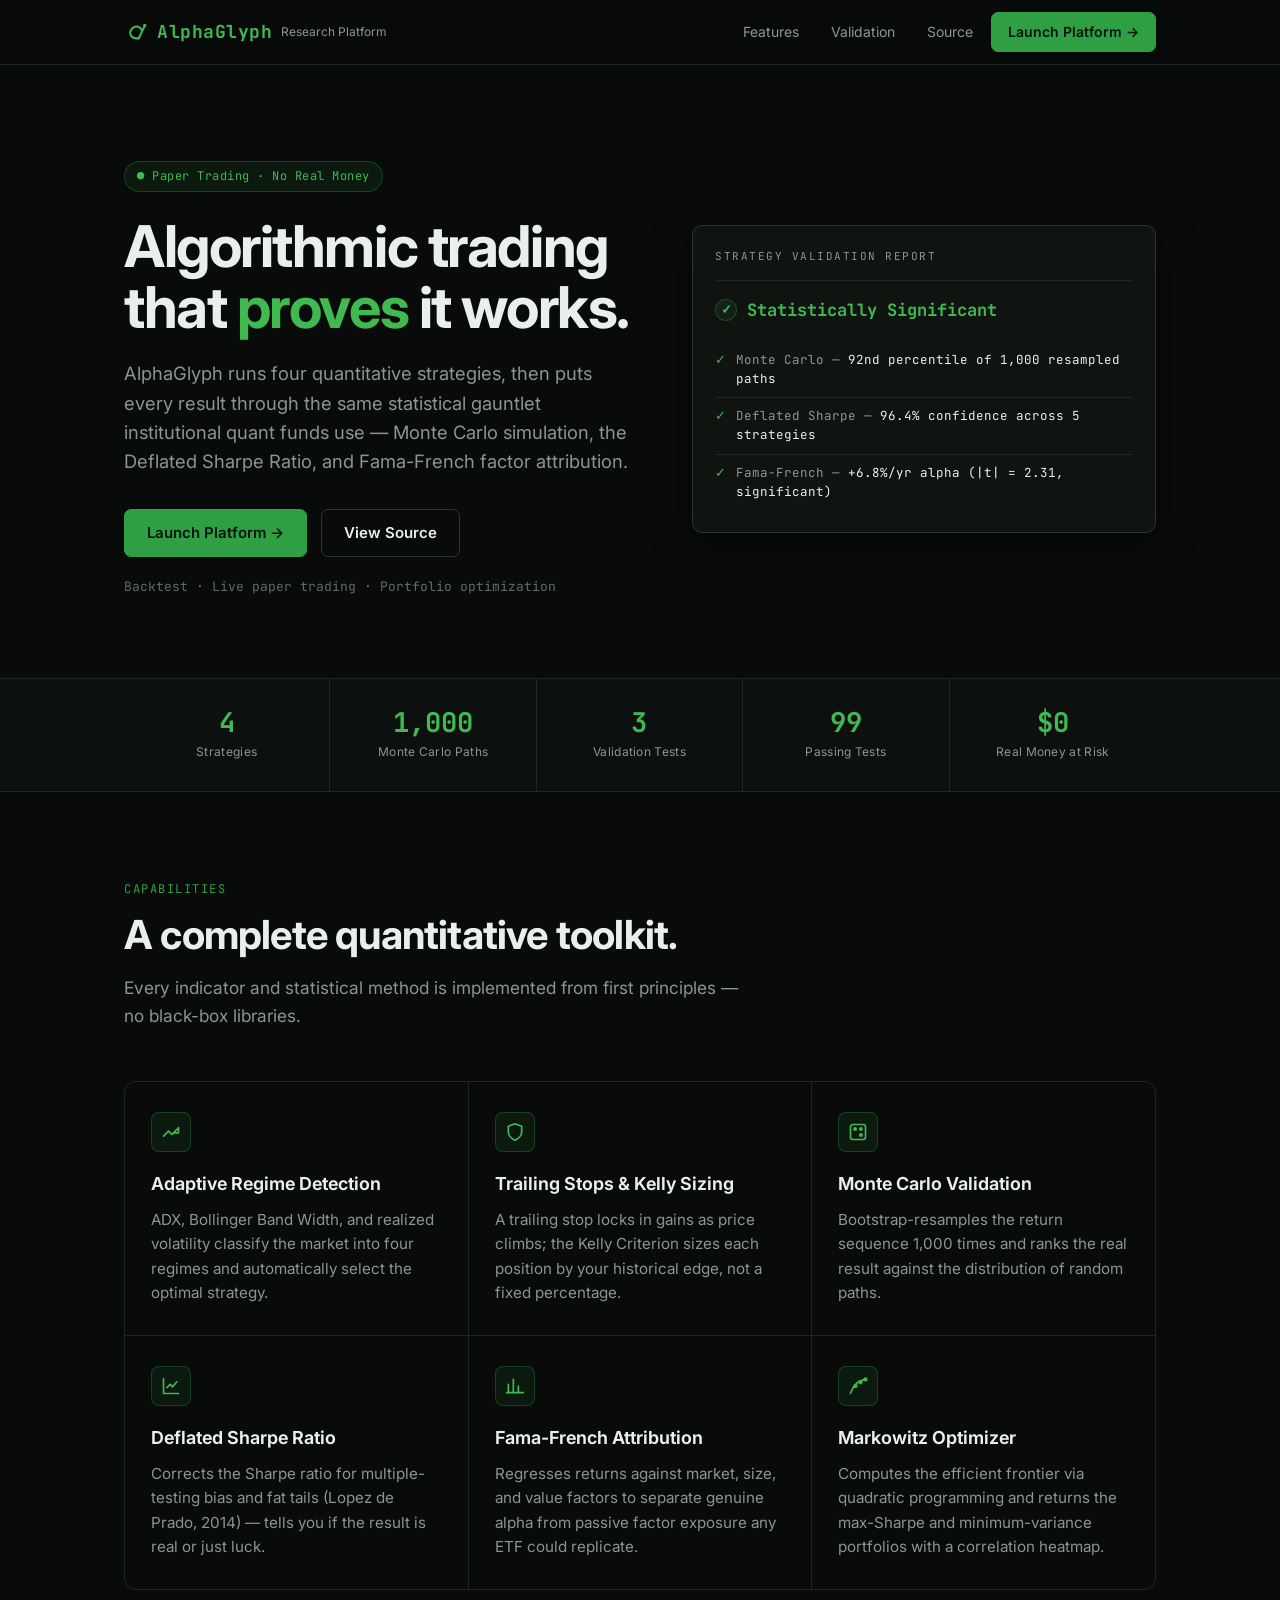
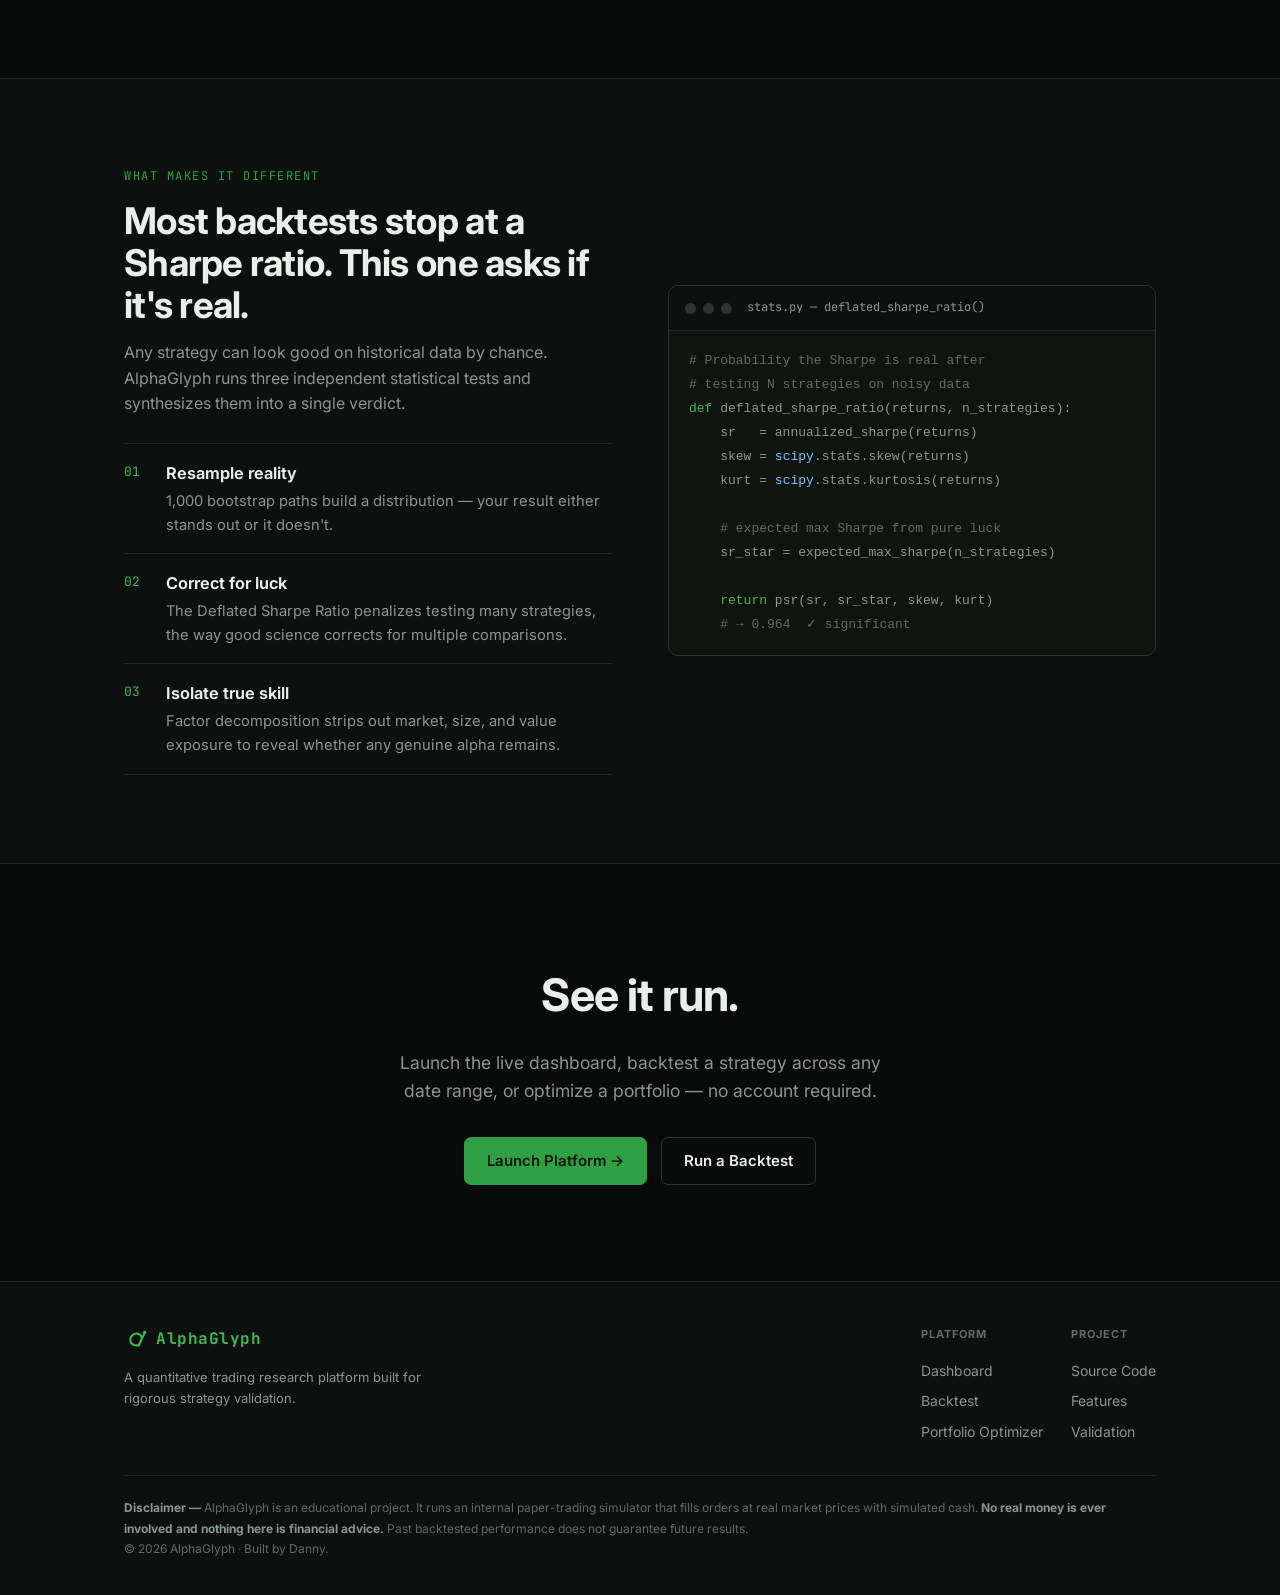
<file: frontend/index.html>
<!DOCTYPE html>
<html lang="en">
<head>
  <meta charset="UTF-8">
  <meta name="viewport" content="width=device-width, initial-scale=1.0">
  <title>AlphaGlyph — Quantitative Trading Research Platform</title>
  <meta name="description" content="An algorithmic paper-trading platform that validates every result with Monte Carlo simulation, the Deflated Sharpe Ratio, and Fama-French factor analysis — the same methods used by institutional quant funds.">
  <link rel="preconnect" href="https://fonts.googleapis.com">
  <link rel="preconnect" href="https://fonts.gstatic.com" crossorigin>
  <link rel="stylesheet" href="https://fonts.googleapis.com/css2?family=Inter:wght@400;500;600;700&family=JetBrains+Mono:wght@400;600;700&display=swap">
  <link rel="icon" type="image/svg+xml" href="favicon.svg">
  <link rel="stylesheet" href="landing.css">
</head>
<body>

  <!-- ── Navbar ─────────────────────────────────────────────────────────── -->
  <nav class="lp-nav">
    <div class="lp-nav-inner">
      <a href="index.html" class="lp-brand">
        <svg class="brand-logo" viewBox="0 0 24 24" fill="none" aria-hidden="true">
          <!-- Alpha Glyph — α whose tail breaks out like a price path -->
          <path d="M18.1 11.3 C17.6 8.2 14.6 5.9 11.2 6.7 C7.4 7.6 5.3 11.6 6.6 14.8 C7.9 18 12.2 19.3 15.2 17.7" stroke="currentColor" stroke-width="2.1" stroke-linecap="round"/>
          <path d="M14.6 18.6 L20.2 6.9" stroke="currentColor" stroke-width="2.1" stroke-linecap="round"/>
          <circle cx="20.7" cy="5.4" r="1.7" fill="currentColor"/>
        </svg>
        <span class="lp-brand-mark">AlphaGlyph</span>
        <span class="lp-brand-sub">Research Platform</span>
      </a>
      <div class="lp-nav-links">
        <a href="#features"   class="lp-nav-link">Features</a>
        <a href="#validation" class="lp-nav-link">Validation</a>
        <a href="https://github.com/Danny-397/alphaglyph" class="lp-nav-link" target="_blank" rel="noopener">Source</a>
        <a href="dashboard.html" class="btn btn-primary btn-sm lp-nav-link">Launch Platform →</a>
      </div>
    </div>
  </nav>

  <!-- ── Hero ───────────────────────────────────────────────────────────── -->
  <header class="hero">
    <div class="container hero-grid">
      <div>
        <span class="hero-eyebrow">● Paper Trading · No Real Money</span>
        <h1>Algorithmic trading that <span class="accent">proves</span> it works.</h1>
        <p class="hero-sub">
          AlphaGlyph runs four quantitative strategies, then puts every result through the
          same statistical gauntlet institutional quant funds use — Monte Carlo simulation,
          the Deflated Sharpe Ratio, and Fama-French factor attribution.
        </p>
        <div class="hero-cta">
          <a href="dashboard.html" class="btn btn-primary">Launch Platform →</a>
          <a href="https://github.com/Danny-397/alphaglyph" class="btn btn-ghost" target="_blank" rel="noopener">View Source</a>
        </div>
        <p class="hero-note">Backtest · Live paper trading · Portfolio optimization</p>
      </div>

      <!-- Real product feature rendered as the hero visual -->
      <div class="verdict">
        <div class="verdict-top">Strategy Validation Report</div>
        <div class="verdict-headline">
          <span class="tick">✓</span> Statistically Significant
        </div>
        <div class="verdict-row">
          <span class="ck">✓</span>
          <span><span class="lbl">Monte Carlo —</span> <span class="val">92nd percentile</span> of 1,000 resampled paths</span>
        </div>
        <div class="verdict-row">
          <span class="ck">✓</span>
          <span><span class="lbl">Deflated Sharpe —</span> <span class="val">96.4% confidence</span> across 5 strategies</span>
        </div>
        <div class="verdict-row">
          <span class="ck">✓</span>
          <span><span class="lbl">Fama-French —</span> <span class="val">+6.8%/yr alpha</span> (|t| = 2.31, significant)</span>
        </div>
      </div>
    </div>
  </header>

  <!-- ── Stat strip ─────────────────────────────────────────────────────── -->
  <section class="stats">
    <div class="stats-inner">
      <div class="stat"><div class="stat-num">4</div><div class="stat-lbl">Strategies</div></div>
      <div class="stat"><div class="stat-num">1,000</div><div class="stat-lbl">Monte Carlo Paths</div></div>
      <div class="stat"><div class="stat-num">3</div><div class="stat-lbl">Validation Tests</div></div>
      <div class="stat"><div class="stat-num">99</div><div class="stat-lbl">Passing Tests</div></div>
      <div class="stat"><div class="stat-num">$0</div><div class="stat-lbl">Real Money at Risk</div></div>
    </div>
  </section>

  <!-- ── Features ───────────────────────────────────────────────────────── -->
  <section class="section" id="features">
    <div class="container">
      <div class="section-head">
        <div class="section-tag">Capabilities</div>
        <h2>A complete quantitative toolkit.</h2>
        <p>Every indicator and statistical method is implemented from first principles — no black-box libraries.</p>
      </div>

      <div class="features">
        <!-- Regime detection -->
        <div class="feature">
          <div class="feature-icon">
            <svg viewBox="0 0 24 24" fill="none" stroke="currentColor" stroke-width="2" stroke-linecap="round" stroke-linejoin="round"><path d="M3 17l6-6 4 4 8-8"/><path d="M21 7v6h-6"/></svg>
          </div>
          <h3>Adaptive Regime Detection</h3>
          <p>ADX, Bollinger Band Width, and realized volatility classify the market into four regimes and automatically select the optimal strategy.</p>
        </div>

        <!-- Risk management -->
        <div class="feature">
          <div class="feature-icon">
            <svg viewBox="0 0 24 24" fill="none" stroke="currentColor" stroke-width="2" stroke-linecap="round" stroke-linejoin="round"><path d="M12 22s8-4 8-10V5l-8-3-8 3v7c0 6 8 10 8 10z"/></svg>
          </div>
          <h3>Trailing Stops &amp; Kelly Sizing</h3>
          <p>A trailing stop locks in gains as price climbs; the Kelly Criterion sizes each position by your historical edge, not a fixed percentage.</p>
        </div>

        <!-- Monte Carlo -->
        <div class="feature">
          <div class="feature-icon">
            <svg viewBox="0 0 24 24" fill="none" stroke="currentColor" stroke-width="2" stroke-linecap="round" stroke-linejoin="round"><rect x="3" y="3" width="18" height="18" rx="3"/><circle cx="8.5" cy="8.5" r="1.4" fill="currentColor"/><circle cx="15.5" cy="15.5" r="1.4" fill="currentColor"/><circle cx="15.5" cy="8.5" r="1.4" fill="currentColor"/></svg>
          </div>
          <h3>Monte Carlo Validation</h3>
          <p>Bootstrap-resamples the return sequence 1,000 times and ranks the real result against the distribution of random paths.</p>
        </div>

        <!-- Deflated Sharpe -->
        <div class="feature">
          <div class="feature-icon">
            <svg viewBox="0 0 24 24" fill="none" stroke="currentColor" stroke-width="2" stroke-linecap="round" stroke-linejoin="round"><path d="M3 3v18h18"/><path d="M7 14l4-4 3 3 5-6"/></svg>
          </div>
          <h3>Deflated Sharpe Ratio</h3>
          <p>Corrects the Sharpe ratio for multiple-testing bias and fat tails (Lopez de Prado, 2014) — tells you if the result is real or just luck.</p>
        </div>

        <!-- Fama-French -->
        <div class="feature">
          <div class="feature-icon">
            <svg viewBox="0 0 24 24" fill="none" stroke="currentColor" stroke-width="2" stroke-linecap="round" stroke-linejoin="round"><path d="M4 20V10M10 20V4M16 20v-8M22 20H2"/></svg>
          </div>
          <h3>Fama-French Attribution</h3>
          <p>Regresses returns against market, size, and value factors to separate genuine alpha from passive factor exposure any ETF could replicate.</p>
        </div>

        <!-- Markowitz -->
        <div class="feature">
          <div class="feature-icon">
            <svg viewBox="0 0 24 24" fill="none" stroke="currentColor" stroke-width="2" stroke-linecap="round" stroke-linejoin="round"><path d="M3 21C7 9 12 6 21 4"/><circle cx="21" cy="4" r="1.6" fill="currentColor"/><circle cx="9" cy="12" r="1.6" fill="currentColor"/><circle cx="15" cy="7.5" r="1.6" fill="currentColor"/></svg>
          </div>
          <h3>Markowitz Optimizer</h3>
          <p>Computes the efficient frontier via quadratic programming and returns the max-Sharpe and minimum-variance portfolios with a correlation heatmap.</p>
        </div>
      </div>
    </div>
  </section>

  <!-- ── Validation / differentiator ────────────────────────────────────── -->
  <section class="section section-alt" id="validation">
    <div class="container split">
      <div>
        <div class="section-tag">What makes it different</div>
        <h2 style="font-size:clamp(1.7rem,3vw,2.3rem);font-weight:700;letter-spacing:-0.02em;line-height:1.14;">
          Most backtests stop at a Sharpe ratio. This one asks if it's real.
        </h2>
        <p style="color:var(--muted);margin-top:14px;">
          Any strategy can look good on historical data by chance. AlphaGlyph runs three
          independent statistical tests and synthesizes them into a single verdict.
        </p>
        <ul class="split-list">
          <li>
            <span class="n">01</span>
            <div>
              <h4>Resample reality</h4>
              <p>1,000 bootstrap paths build a distribution — your result either stands out or it doesn't.</p>
            </div>
          </li>
          <li>
            <span class="n">02</span>
            <div>
              <h4>Correct for luck</h4>
              <p>The Deflated Sharpe Ratio penalizes testing many strategies, the way good science corrects for multiple comparisons.</p>
            </div>
          </li>
          <li>
            <span class="n">03</span>
            <div>
              <h4>Isolate true skill</h4>
              <p>Factor decomposition strips out market, size, and value exposure to reveal whether any genuine alpha remains.</p>
            </div>
          </li>
        </ul>
      </div>

      <div class="code-panel">
        <div class="code-bar">
          <span class="code-dot"></span><span class="code-dot"></span><span class="code-dot"></span>
          <span class="code-title">stats.py — deflated_sharpe_ratio()</span>
        </div>
        <pre class="code-body"><span class="c"># Probability the Sharpe is real after</span>
<span class="c"># testing N strategies on noisy data</span>
<span class="k">def</span> deflated_sharpe_ratio(returns, n_strategies):
    sr   = annualized_sharpe(returns)
    skew = <span class="n">scipy</span>.stats.skew(returns)
    kurt = <span class="n">scipy</span>.stats.kurtosis(returns)

    <span class="c"># expected max Sharpe from pure luck</span>
    sr_star = expected_max_sharpe(n_strategies)

    <span class="k">return</span> psr(sr, sr_star, skew, kurt)
    <span class="c"># → 0.964  ✓ significant</span></pre>
      </div>
    </div>
  </section>

  <!-- ── CTA ────────────────────────────────────────────────────────────── -->
  <section class="cta">
    <div class="container">
      <h2>See it run.</h2>
      <p>Launch the live dashboard, backtest a strategy across any date range, or optimize a portfolio — no account required.</p>
      <div class="cta-btns">
        <a href="dashboard.html" class="btn btn-primary">Launch Platform →</a>
        <a href="backtest.html" class="btn btn-ghost">Run a Backtest</a>
      </div>
    </div>
  </section>

  <!-- ── Footer ─────────────────────────────────────────────────────────── -->
  <footer class="lp-footer">
    <div class="container">
      <div class="footer-grid">
        <div class="footer-brand">
          <span style="display:inline-flex;align-items:center;gap:8px;">
            <svg class="brand-logo" viewBox="0 0 24 24" fill="none" aria-hidden="true">
              <path d="M18.1 11.3 C17.6 8.2 14.6 5.9 11.2 6.7 C7.4 7.6 5.3 11.6 6.6 14.8 C7.9 18 12.2 19.3 15.2 17.7" stroke="currentColor" stroke-width="2.1" stroke-linecap="round"/>
              <path d="M14.6 18.6 L20.2 6.9" stroke="currentColor" stroke-width="2.1" stroke-linecap="round"/>
              <circle cx="20.7" cy="5.4" r="1.7" fill="currentColor"/>
            </svg>
            <span class="lp-brand-mark">AlphaGlyph</span>
          </span>
          <p class="footer-tagline">A quantitative trading research platform built for rigorous strategy validation.</p>
        </div>
        <div class="footer-links">
          <div class="footer-col">
            <h5>Platform</h5>
            <a href="dashboard.html">Dashboard</a>
            <a href="backtest.html">Backtest</a>
            <a href="portfolio.html">Portfolio Optimizer</a>
          </div>
          <div class="footer-col">
            <h5>Project</h5>
            <a href="https://github.com/Danny-397/alphaglyph" target="_blank" rel="noopener">Source Code</a>
            <a href="#features">Features</a>
            <a href="#validation">Validation</a>
          </div>
        </div>
      </div>
      <div class="disclaimer">
        <strong>Disclaimer —</strong> AlphaGlyph is an educational project. It runs an internal
        paper-trading simulator that fills orders at real market prices with simulated cash.
        <strong>No real money is ever involved and nothing here is financial advice.</strong>
        Past backtested performance does not guarantee future results.
        <br>© 2026 AlphaGlyph · Built by Danny.
      </div>
    </div>
  </footer>

</body>
</html>
</file>
<file: frontend/landing.css>
/* ══════════════════════════════════════════════════════════════════════════
   AlphaGlyph — Landing Page
   Green-on-black · flat · professional · zero glassmorphism
   Deliberately distinct from the dashboard's blue palette.
   ══════════════════════════════════════════════════════════════════════════ */

:root {
  --bg:        #080b0a;   /* near-black with a faint green undertone */
  --bg-alt:    #0c100e;   /* alternating section background */
  --surface:   #11161300; /* (unused alpha guard) */
  --card:      #0f1411;
  --border:    #1e2723;
  --border-lt: #2a352f;
  --text:      #e9efeb;
  --muted:     #8a978f;
  --faint:     #5f6b64;

  --green:      #2ea043;   /* primary accent — financial green */
  --green-br:   #3fb950;   /* brighter highlight / hover */
  --green-dim:  rgba(46,160,67,0.10);
  --green-line: rgba(46,160,67,0.30);

  --font-ui:   'Inter', system-ui, -apple-system, sans-serif;
  --font-mono: 'JetBrains Mono', 'Fira Code', monospace;
  --maxw:      1080px;
}

*, *::before, *::after { box-sizing: border-box; margin: 0; padding: 0; }

html { scroll-behavior: smooth; }

body {
  background: var(--bg);
  color: var(--text);
  font-family: var(--font-ui);
  font-size: 16px;
  line-height: 1.6;
  -webkit-font-smoothing: antialiased;
}

a { color: inherit; text-decoration: none; }

::selection { background: var(--green-dim); color: var(--green-br); }

/* ── Container ───────────────────────────────────────────────────────────── */
.container { max-width: var(--maxw); margin: 0 auto; padding: 0 24px; }

/* ── Navbar ──────────────────────────────────────────────────────────────── */
.lp-nav {
  position: sticky;
  top: 0;
  z-index: 50;
  background: rgba(8, 11, 10, 0.92);
  border-bottom: 1px solid var(--border);
}
.lp-nav-inner {
  max-width: var(--maxw);
  margin: 0 auto;
  padding: 0 24px;
  height: 64px;
  display: flex;
  align-items: center;
  gap: 28px;
}
.lp-brand { display: flex; align-items: center; gap: 9px; }
.brand-logo { width: 24px; height: 24px; color: var(--green-br); flex-shrink: 0; }
.lp-brand-mark {
  font-family: var(--font-mono);
  font-size: 18px;
  font-weight: 700;
  color: var(--green-br);
  letter-spacing: 0.5px;
}
.lp-brand-sub { font-size: 12px; color: var(--muted); }

.lp-nav-links { display: flex; gap: 4px; margin-left: auto; align-items: center; }
.lp-nav-link {
  padding: 7px 14px;
  font-size: 14px;
  color: var(--muted);
  border-radius: 6px;
  transition: color .15s, background .15s;
}
.lp-nav-link:hover { color: var(--text); background: var(--bg-alt); }

/* ── Buttons ─────────────────────────────────────────────────────────────── */
.btn {
  display: inline-flex;
  align-items: center;
  justify-content: center;
  gap: 8px;
  font-family: var(--font-ui);
  font-size: 15px;
  font-weight: 600;
  padding: 11px 22px;
  border-radius: 7px;
  border: 1px solid transparent;
  cursor: pointer;
  transition: background .15s, border-color .15s, color .15s, transform .05s;
  white-space: nowrap;
}
.btn:active { transform: translateY(1px); }

.btn-primary {
  background: var(--green);
  color: #04140a;
  border-color: var(--green);
}
.btn-primary:hover { background: var(--green-br); border-color: var(--green-br); }

.btn-ghost {
  background: transparent;
  color: var(--text);
  border-color: var(--border-lt);
}
.btn-ghost:hover { border-color: var(--green-line); color: var(--green-br); }

.btn-sm { padding: 8px 16px; font-size: 14px; }

/* ── Hero ────────────────────────────────────────────────────────────────── */
.hero {
  padding: 96px 0 80px;
  border-bottom: 1px solid var(--border);
}
.hero-grid {
  display: grid;
  grid-template-columns: 1.05fr 0.95fr;
  gap: 56px;
  align-items: center;
}
.hero-eyebrow {
  display: inline-flex;
  align-items: center;
  gap: 8px;
  font-family: var(--font-mono);
  font-size: 12px;
  letter-spacing: 0.5px;
  color: var(--green-br);
  background: var(--green-dim);
  border: 1px solid var(--green-line);
  padding: 5px 12px;
  border-radius: 20px;
  margin-bottom: 24px;
}
.hero h1 {
  font-size: clamp(2.3rem, 4.6vw, 3.6rem);
  line-height: 1.05;
  font-weight: 700;
  letter-spacing: -0.025em;
  margin-bottom: 22px;
}
.hero h1 .accent { color: var(--green-br); }
.hero-sub {
  font-size: 1.15rem;
  color: var(--muted);
  max-width: 560px;
  margin-bottom: 32px;
}
.hero-cta { display: flex; gap: 14px; flex-wrap: wrap; margin-bottom: 20px; }
.hero-note { font-size: 13px; color: var(--faint); font-family: var(--font-mono); }

/* Hero verdict card — a real product screenshot rendered in markup */
.verdict {
  background: var(--card);
  border: 1px solid var(--border-lt);
  border-radius: 10px;
  padding: 22px;
  font-family: var(--font-mono);
  box-shadow: 0 12px 40px rgba(0,0,0,0.45);
}
.verdict-top {
  font-size: 11px;
  letter-spacing: 1.5px;
  color: var(--muted);
  text-transform: uppercase;
  padding-bottom: 14px;
  margin-bottom: 16px;
  border-bottom: 1px solid var(--border);
}
.verdict-headline {
  font-size: 17px;
  font-weight: 700;
  color: var(--green-br);
  margin-bottom: 18px;
  display: flex;
  align-items: center;
  gap: 10px;
}
.verdict-headline .tick {
  width: 22px; height: 22px;
  border-radius: 50%;
  background: var(--green-dim);
  border: 1px solid var(--green-line);
  display: inline-flex;
  align-items: center;
  justify-content: center;
  color: var(--green-br);
  font-size: 13px;
  flex-shrink: 0;
}
.verdict-row {
  display: flex;
  align-items: flex-start;
  gap: 10px;
  font-size: 12.5px;
  color: var(--text);
  padding: 9px 0;
  border-bottom: 1px solid var(--border);
  line-height: 1.5;
}
.verdict-row:last-child { border-bottom: none; }
.verdict-row .ck { color: var(--green-br); flex-shrink: 0; }
.verdict-row .lbl { color: var(--muted); }
.verdict-row .val { color: var(--text); }

/* ── Stat strip ──────────────────────────────────────────────────────────── */
.stats {
  border-bottom: 1px solid var(--border);
  background: var(--bg-alt);
}
.stats-inner {
  max-width: var(--maxw);
  margin: 0 auto;
  padding: 0 24px;
  display: grid;
  grid-template-columns: repeat(5, 1fr);
}
.stat {
  padding: 30px 16px;
  text-align: center;
  border-right: 1px solid var(--border);
}
.stat:last-child { border-right: none; }
.stat-num {
  font-family: var(--font-mono);
  font-size: 1.7rem;
  font-weight: 700;
  color: var(--green-br);
  line-height: 1;
  margin-bottom: 6px;
}
.stat-lbl { font-size: 12px; color: var(--muted); letter-spacing: 0.3px; }

/* ── Sections ────────────────────────────────────────────────────────────── */
.section { padding: 88px 0; }
.section-alt { background: var(--bg-alt); border-top: 1px solid var(--border); border-bottom: 1px solid var(--border); }
.section-head { max-width: 620px; margin-bottom: 52px; }
.section-tag {
  font-family: var(--font-mono);
  font-size: 12px;
  letter-spacing: 1.5px;
  text-transform: uppercase;
  color: var(--green);
  margin-bottom: 14px;
}
.section-head h2 {
  font-size: clamp(1.8rem, 3.2vw, 2.5rem);
  font-weight: 700;
  letter-spacing: -0.02em;
  line-height: 1.12;
  margin-bottom: 16px;
}
.section-head p { font-size: 1.08rem; color: var(--muted); }

/* ── Feature grid ────────────────────────────────────────────────────────── */
.features {
  display: grid;
  grid-template-columns: repeat(3, 1fr);
  gap: 1px;
  background: var(--border);
  border: 1px solid var(--border);
  border-radius: 12px;
  overflow: hidden;
}
.feature {
  background: var(--bg);
  padding: 30px 26px;
  transition: background .15s;
}
.feature:hover { background: var(--card); }
.feature-icon {
  width: 40px; height: 40px;
  border-radius: 8px;
  background: var(--green-dim);
  border: 1px solid var(--green-line);
  display: flex;
  align-items: center;
  justify-content: center;
  color: var(--green-br);
  margin-bottom: 18px;
}
.feature-icon svg { width: 20px; height: 20px; }
.feature h3 { font-size: 1.12rem; font-weight: 650; margin-bottom: 9px; }
.feature p { font-size: 0.95rem; color: var(--muted); line-height: 1.6; }

/* ── Validation / differentiator section ─────────────────────────────────── */
.split {
  display: grid;
  grid-template-columns: 1fr 1fr;
  gap: 56px;
  align-items: center;
}
.split-list { list-style: none; margin-top: 26px; }
.split-list li {
  display: flex;
  gap: 14px;
  padding: 16px 0;
  border-top: 1px solid var(--border);
}
.split-list li:last-child { border-bottom: 1px solid var(--border); }
.split-list .n {
  font-family: var(--font-mono);
  font-size: 13px;
  color: var(--green-br);
  flex-shrink: 0;
  padding-top: 2px;
  width: 28px;
}
.split-list h4 { font-size: 1.02rem; font-weight: 650; margin-bottom: 4px; }
.split-list p { font-size: 0.92rem; color: var(--muted); }

.code-panel {
  background: var(--card);
  border: 1px solid var(--border-lt);
  border-radius: 10px;
  overflow: hidden;
  font-family: var(--font-mono);
  font-size: 13px;
}
.code-bar {
  display: flex;
  align-items: center;
  gap: 7px;
  padding: 12px 16px;
  border-bottom: 1px solid var(--border);
  background: var(--bg-alt);
}
.code-dot { width: 11px; height: 11px; border-radius: 50%; background: var(--border-lt); }
.code-title { margin-left: 8px; font-size: 12px; color: var(--muted); }
.code-body { padding: 18px 20px; line-height: 1.85; color: var(--muted); overflow-x: auto; }
.code-body .k { color: var(--green-br); }
.code-body .s { color: #e3b341; }
.code-body .c { color: var(--faint); }
.code-body .n { color: #79c0ff; }

/* ── CTA ─────────────────────────────────────────────────────────────────── */
.cta {
  text-align: center;
  padding: 96px 0;
}
.cta h2 {
  font-size: clamp(1.9rem, 3.6vw, 2.8rem);
  font-weight: 700;
  letter-spacing: -0.02em;
  margin-bottom: 18px;
}
.cta p { font-size: 1.1rem; color: var(--muted); max-width: 520px; margin: 0 auto 32px; }
.cta-btns { display: flex; gap: 14px; justify-content: center; flex-wrap: wrap; }

/* ── Footer ──────────────────────────────────────────────────────────────── */
.lp-footer {
  border-top: 1px solid var(--border);
  background: var(--bg-alt);
  padding: 44px 0 36px;
}
.footer-grid {
  display: flex;
  justify-content: space-between;
  align-items: flex-start;
  gap: 32px;
  flex-wrap: wrap;
  margin-bottom: 28px;
}
.footer-brand .lp-brand-mark { font-size: 16px; }
.footer-tagline { font-size: 13px; color: var(--muted); margin-top: 8px; max-width: 320px; }
.footer-links { display: flex; gap: 28px; flex-wrap: wrap; }
.footer-col h5 {
  font-size: 11px;
  letter-spacing: 1px;
  text-transform: uppercase;
  color: var(--faint);
  margin-bottom: 12px;
}
.footer-col a {
  display: block;
  font-size: 14px;
  color: var(--muted);
  padding: 4px 0;
  transition: color .15s;
}
.footer-col a:hover { color: var(--green-br); }

.disclaimer {
  border-top: 1px solid var(--border);
  padding-top: 22px;
  font-size: 12px;
  color: var(--faint);
  line-height: 1.7;
}
.disclaimer strong { color: var(--muted); }

/* ── Responsive ──────────────────────────────────────────────────────────── */
@media (max-width: 880px) {
  .hero-grid { grid-template-columns: 1fr; gap: 44px; }
  .split { grid-template-columns: 1fr; gap: 36px; }
  .features { grid-template-columns: 1fr 1fr; }
  .stats-inner { grid-template-columns: repeat(2, 1fr); }
  .stat:nth-child(2) { border-right: none; }
  .stat { border-bottom: 1px solid var(--border); }
  .hero { padding: 64px 0 56px; }
  .section { padding: 64px 0; }
}
@media (max-width: 560px) {
  .lp-nav-links .lp-nav-link:not(.btn) { display: none; }
  .features { grid-template-columns: 1fr; }
  .stats-inner { grid-template-columns: 1fr; }
  .stat { border-right: none; }
  .hero h1 { font-size: 2.1rem; }
  .footer-grid { flex-direction: column; }
}
</file>
